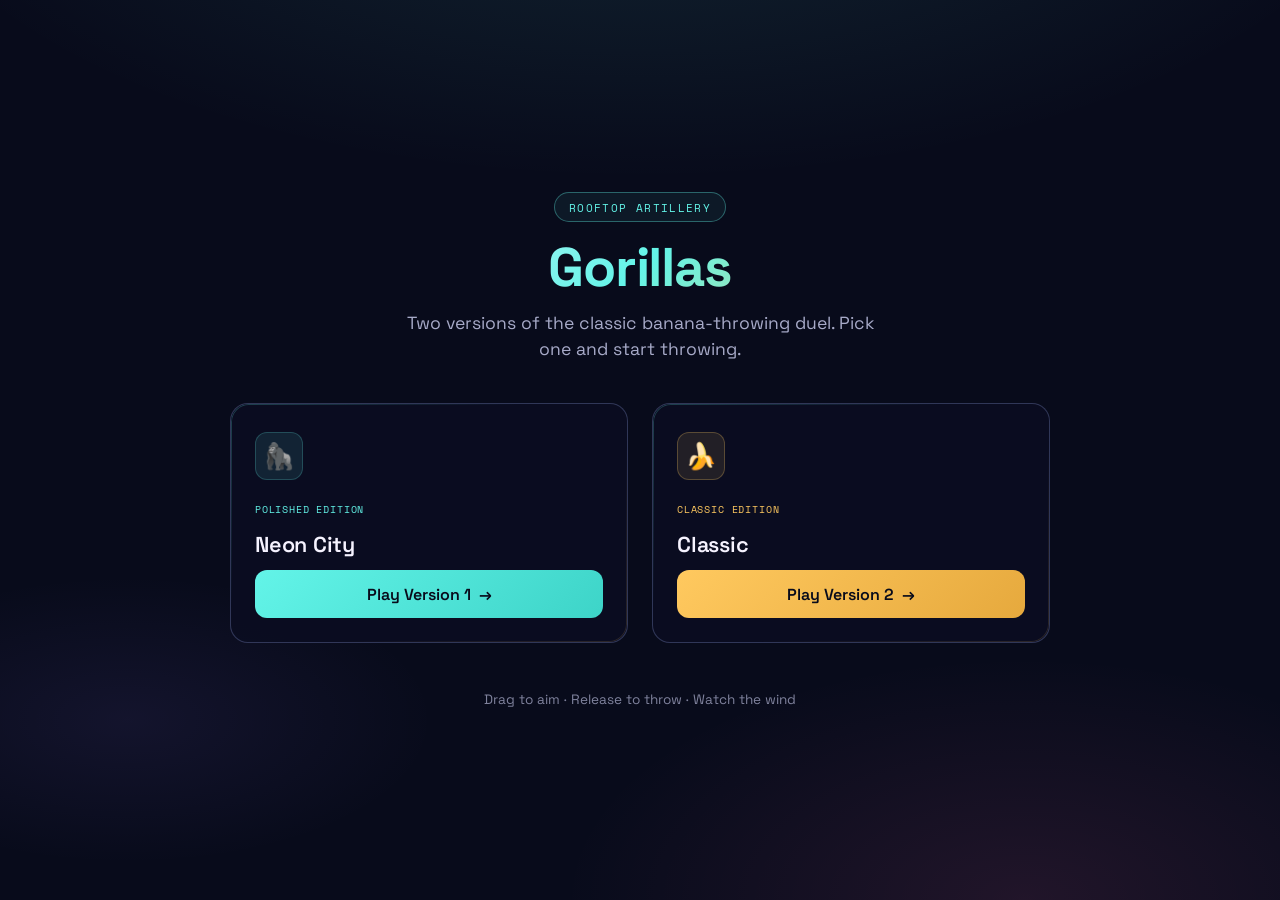
<file: index.html>
<!doctype html>
<html lang="en">
  <head>
    <meta charset="utf-8" />
    <meta
      name="viewport"
      content="width=device-width, initial-scale=1, viewport-fit=cover"
    />
    <meta
      name="description"
      content="Choose your Gorillas version — classic rooftop artillery duels."
    />
    <meta name="theme-color" content="#080b1b" />
    <title>Gorillas — Choose Your Version</title>
    <link rel="preconnect" href="https://fonts.googleapis.com" />
    <link rel="preconnect" href="https://fonts.gstatic.com" crossorigin />
    <link
      href="https://fonts.googleapis.com/css2?family=Space+Grotesk:wght@400;500;600;700&family=Space+Mono:wght@400;700&display=swap"
      rel="stylesheet"
    />
    <style>
      :root {
        color-scheme: dark;
        --bg: #080b1b;
        --ink: #f6f3ff;
        --muted: #a7aac8;
        --panel: rgba(11, 14, 34, 0.85);
        --panel-edge: rgba(162, 183, 255, 0.25);
        --cyan: #63f4e8;
        --gold: #ffc95f;
        --pink: #ff6ba9;
        --purple: #9b7bff;
      }

      * {
        box-sizing: border-box;
        margin: 0;
        padding: 0;
      }

      html,
      body {
        height: 100%;
        font-family: "Space Grotesk", system-ui, sans-serif;
        background: var(--bg);
        color: var(--ink);
        overflow-x: hidden;
      }

      body {
        min-height: 90vh;
        display: flex;
        flex-direction: column;
        align-items: center;
        justify-content: center;
        padding: 2rem 1.25rem;
        background:
          radial-gradient(
            ellipse 120% 80% at 50% -20%,
            rgba(99, 244, 232, 0.12),
            transparent 50%
          ),
          radial-gradient(
            ellipse 80% 60% at 80% 100%,
            rgba(255, 107, 169, 0.1),
            transparent 45%
          ),
          radial-gradient(
            ellipse 60% 40% at 10% 80%,
            rgba(155, 123, 255, 0.08),
            transparent 40%
          ),
          var(--bg);
      }

      .container {
        max-width: 820px;
        width: 100%;
        text-align: center;
      }

      header {
        margin-bottom: 2.5rem;
      }

      .badge {
        display: inline-block;
        font-family: "Space Mono", monospace;
        font-size: 0.7rem;
        letter-spacing: 0.12em;
        text-transform: uppercase;
        color: var(--cyan);
        border: 1px solid rgba(99, 244, 232, 0.35);
        border-radius: 999px;
        padding: 0.35rem 0.85rem;
        margin-bottom: 1rem;
        background: rgba(99, 244, 232, 0.06);
      }

      h1 {
        font-size: clamp(2.2rem, 6vw, 3.4rem);
        font-weight: 700;
        line-height: 1.1;
        letter-spacing: -0.02em;
        margin-bottom: 0.75rem;
        background: linear-gradient(
          135deg,
          var(--ink) 0%,
          var(--cyan) 50%,
          var(--gold) 100%
        );
        -webkit-background-clip: text;
        -webkit-text-fill-color: transparent;
        background-clip: text;
      }

      .subtitle {
        font-size: 1.1rem;
        color: var(--muted);
        max-width: 480px;
        margin: 0 auto;
        line-height: 1.5;
      }

      .cards {
        display: grid;
        grid-template-columns: repeat(auto-fit, minmax(280px, 1fr));
        gap: 1.5rem;
        margin-top: 2.5rem;
      }

      .card {
        position: relative;
        background: var(--panel);
        border: 1px solid var(--panel-edge);
        border-radius: 18px;
        padding: 1.75rem 1.5rem 1.5rem;
        text-align: left;
        transition:
          transform 0.2s ease,
          border-color 0.2s ease,
          box-shadow 0.2s ease;
        overflow: hidden;
      }

      .card::before {
        content: "";
        position: absolute;
        inset: 0;
        border-radius: 18px;
        padding: 1px;
        background: linear-gradient(
          145deg,
          rgba(99, 244, 232, 0.4),
          transparent 40%,
          transparent 60%,
          rgba(255, 201, 95, 0.25)
        );
        -webkit-mask:
          linear-gradient(#fff 0 0) content-box,
          linear-gradient(#fff 0 0);
        mask:
          linear-gradient(#fff 0 0) content-box,
          linear-gradient(#fff 0 0);
        -webkit-mask-composite: xor;
        mask-composite: exclude;
        pointer-events: none;
        opacity: 0.6;
      }

      .card:hover {
        transform: translateY(-4px);
        border-color: rgba(99, 244, 232, 0.45);
        box-shadow:
          0 12px 40px rgba(0, 0, 0, 0.35),
          0 0 30px rgba(99, 244, 232, 0.08);
      }

      .card-icon {
        width: 48px;
        height: 48px;
        border-radius: 12px;
        display: flex;
        align-items: center;
        justify-content: center;
        font-size: 1.6rem;
        margin-bottom: 1.1rem;
        background: rgba(99, 244, 232, 0.1);
        border: 1px solid rgba(99, 244, 232, 0.2);
      }

      .card.version2 .card-icon {
        background: rgba(255, 201, 95, 0.1);
        border-color: rgba(255, 201, 95, 0.25);
      }

      .card h2 {
        font-size: 1.35rem;
        font-weight: 600;
        margin-bottom: 0.75rem;
        letter-spacing: -0.01em;
      }

      .card .tag {
        display: inline-block;
        font-family: "Space Mono", monospace;
        font-size: 0.65rem;
        letter-spacing: 0.08em;
        text-transform: uppercase;
        color: var(--cyan);
        margin-bottom: 0.85rem;
      }

      .card.version2 .tag {
        color: var(--gold);
      }

      .card p {
        font-size: 0.95rem;
        color: var(--muted);
        line-height: 1.55;
        margin-bottom: 1.4rem;
      }

      .card ul {
        list-style: none;
        margin-bottom: 1.5rem;
      }

      .card li {
        font-size: 0.88rem;
        color: var(--muted);
        padding: 0.25rem 0;
        padding-left: 1.2rem;
        position: relative;
      }

      .card li::before {
        content: "▸";
        position: absolute;
        left: 0;
        color: var(--cyan);
        font-size: 0.75rem;
      }

      .card.version2 li::before {
        color: var(--gold);
      }

      .play-btn {
        display: inline-flex;
        align-items: center;
        gap: 0.5rem;
        width: 100%;
        justify-content: center;
        padding: 0.85rem 1.25rem;
        font-family: "Space Grotesk", system-ui, sans-serif;
        font-size: 1rem;
        font-weight: 600;
        color: var(--bg);
        background: linear-gradient(135deg, var(--cyan), #3dd4c8);
        border: none;
        border-radius: 12px;
        cursor: pointer;
        text-decoration: none;
        transition:
          transform 0.15s ease,
          box-shadow 0.15s ease,
          filter 0.15s ease;
      }

      .play-btn:hover {
        transform: scale(1.02);
        box-shadow: 0 6px 24px rgba(99, 244, 232, 0.35);
        filter: brightness(1.05);
      }

      .card.version2 .play-btn {
        background: linear-gradient(135deg, var(--gold), #e6a93d);
      }

      .card.version2 .play-btn:hover {
        box-shadow: 0 6px 24px rgba(255, 201, 95, 0.35);
      }

      footer {
        margin-top: 3rem;
        font-size: 0.85rem;
        color: var(--muted);
        opacity: 0.75;
      }

      footer a {
        color: var(--cyan);
        text-decoration: none;
      }

      @media (max-width: 600px) {
        body {
          padding: 1.5rem 1rem;
          justify-content: flex-start;
          padding-top: 2.5rem;
        }

        .cards {
          gap: 1.25rem;
        }
      }
    </style>
  </head>
  <body>
    <div class="container">
      <header>
        <div class="badge">Rooftop Artillery</div>
        <h1>Gorillas</h1>
        <p class="subtitle">
          Two versions of the classic banana-throwing duel. Pick one and start
          throwing.
        </p>
      </header>

      <div class="cards">
        <article class="card version1">
          <div class="card-icon">🦍</div>
          <span class="tag">Polished Edition</span>
          <h2>Neon City</h2>
          <a class="play-btn" href="version1/index.html">
            Play Version 1
            <span aria-hidden="true">→</span>
          </a>
        </article>

        <article class="card version2">
          <div class="card-icon">🍌</div>
          <span class="tag">Classic Edition</span>
          <h2>Classic</h2>
          <a class="play-btn" href="version2/index.html">
            Play Version 2
            <span aria-hidden="true">→</span>
          </a>
        </article>
      </div>

      <footer>Drag to aim · Release to throw · Watch the wind</footer>
    </div>
  </body>
</html>
</file>
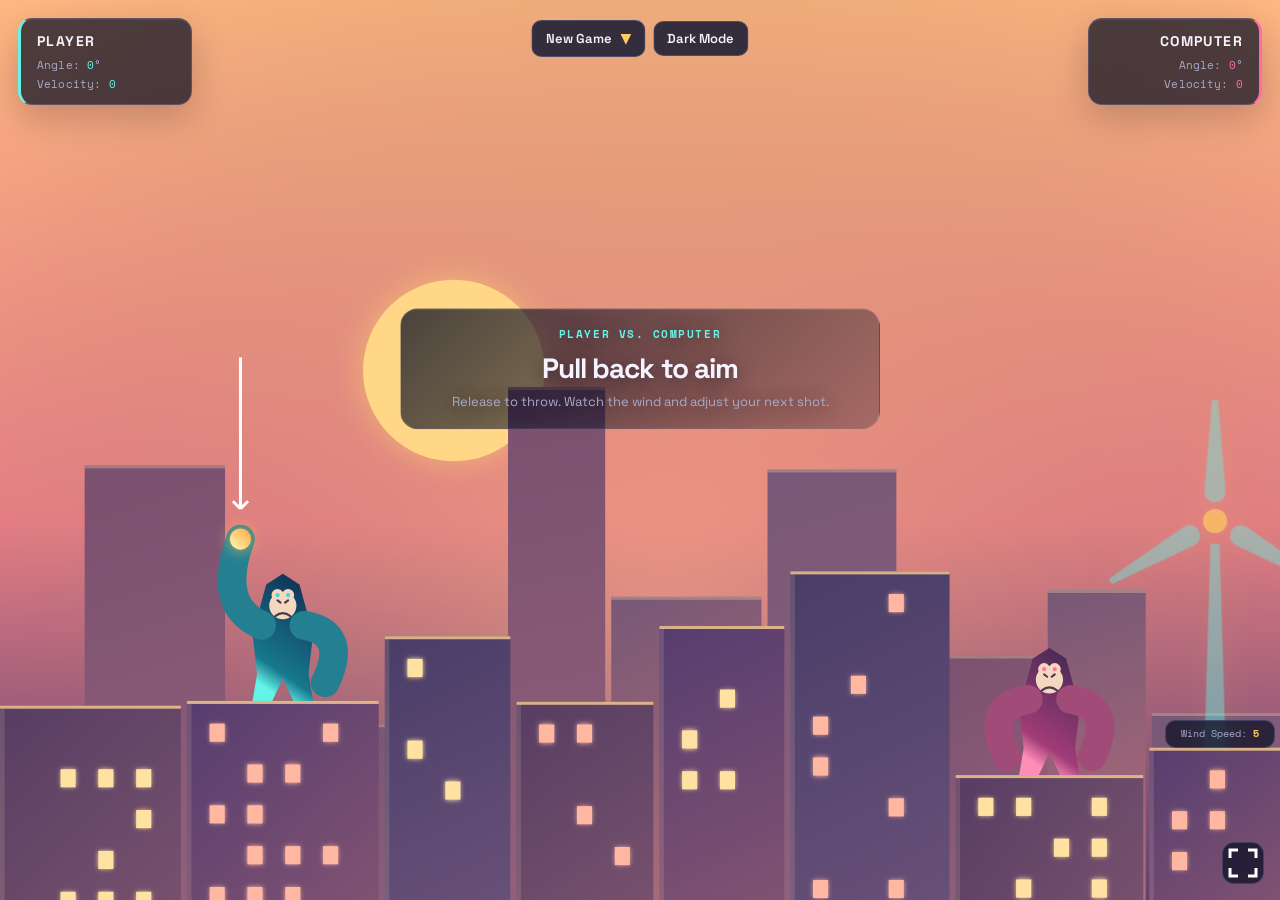
<file: version1/index.html>
<!doctype html>
<html lang="en">
  <head>
    <meta charset="utf-8" />
    <meta name="viewport" content="width=device-width, initial-scale=1, viewport-fit=cover" />
    <meta
      name="description"
      content="A neon rooftop artillery duel. Pull back, account for the wind, and out-throw your rival."
    />
    <meta name="theme-color" content="#080b1b" />
    <title>Gorillas — Rooftop Showdown</title>
    <link rel="stylesheet" href="index.css" />
    <script src="index.js" defer></script>
  </head>
  <body>
    <canvas id="game"></canvas>

    <svg width="200" height="250" id="windmill" aria-hidden="true">
      <defs>
        <path id="arm" d="M -7 -20 C -7 -10 7 -10 7 -20 L 2 -80 L -2 -80" />
      </defs>
      <g transform="translate(100, 100)">
        <g id="windmill-head">
          <circle r="8"></circle>
          <use href="#arm" />
          <use href="#arm" transform="rotate(+120)" />
          <use href="#arm" transform="rotate(-120)" />
        </g>
      </g>
      <path
        transform="translate(100, 0)"
        d="M -7 250 L 7 250 L 3 115 L -3 115"
      ></path>
    </svg>

    <div id="wind-info">Wind Speed: <span id="wind-speed">0</span></div>

    <div id="info-left">
      <h3><span class="name">Player</span></h3>
      <p>Angle: <span class="angle">0</span>°</p>
      <p>Velocity: <span class="velocity">0</span></p>
    </div>

    <div id="info-right">
      <h3><span class="name">Computer</span></h3>
      <p>Angle: <span class="angle">0</span>°</p>
      <p>Velocity: <span class="velocity">0</span></p>
    </div>

    <div id="instructions">
      <h3 id="game-mode">Player vs. Computer</h3>
      <h1>Pull back to aim</h1>
      <p>Release to throw. Watch the wind and adjust your next shot.</p>
    </div>

    <div id="bomb-grab-area"></div>

    <div id="congratulations">
      <h1><span id="winner">?</span> won!</h1>
      <div class="dropdown">
        <button class="dropbtn">New Game</button>
        <div class="dropdown-content">
          <a href="#" class="single-player">Single Player</a>
          <a href="#" class="two-players">Two Players</a>
          <a href="#" class="auto-play">Autoplay</a>
        </div>
      </div>
    </div>

    <div id="settings">
      <div class="dropdown">
        <button class="dropbtn">New Game</button>
        <div class="dropdown-content">
          <a href="#" class="single-player">Single Player</a>
          <a href="#" class="two-players">Two Players</a>
          <a href="#" class="auto-play">Autoplay</a>
        </div>
      </div>

      <button id="color-mode">Dark Mode</button>
    </div>

    <button id="fullscreen" onclick="toggleFullscreen()" aria-label="Toggle fullscreen" title="Toggle fullscreen">
      <svg width="30" height="30">
        <path
          id="enter-fullscreen"
          stroke="white"
          stroke-width="3"
          fill="none"
          d="
            M 10, 2 L 2,2 L 2, 10
            M 20, 2 L 28,2 L 28, 10
            M 28, 20 L 28,28 L 20, 28
            M 10, 28 L 2,28 L 2, 20"
        />
        <path
          id="exit-fullscreen"
          stroke="transparent"
          stroke-width="3"
          fill="none"
          d="
            M 10, 2 L 10,10 L 2, 10
            M 20, 2 L 20,10 L 28, 10
            M 28, 20 L 20,20 L 20, 28
            M 10, 28 L 10,20 L 2, 20"
        />
      </svg>
    </button>
  </body>
</html>
</file>
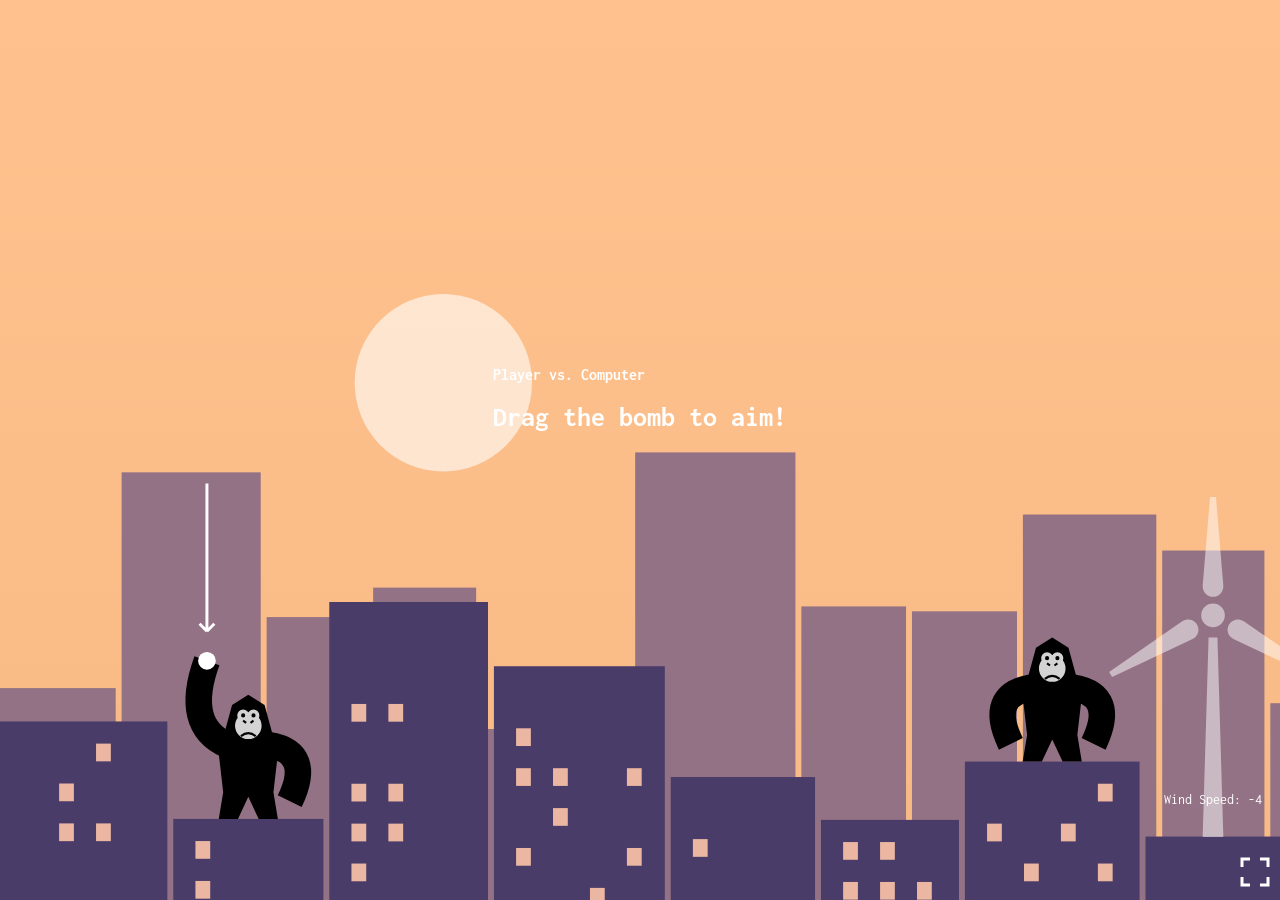
<file: version2/index.html>
<!doctype html>
<html lang="en">
  <head>
    <meta charset="utf-8" />
    <title>Gorillas</title>
    <link rel="stylesheet" href="index.css" />
    <script src="index.js" defer></script>
  </head>
  <body>
    <canvas id="game"></canvas>

    <svg width="200" height="250" id="windmill">
      <defs>
        <path id="arm" d="M -7 -20 C -7 -10 7 -10 7 -20 L 2 -80 L -2 -80" />
      </defs>
      <g transform="translate(100, 100)">
        <g id="windmill-head">
          <circle r="8"></circle>
          <use href="#arm" />
          <use href="#arm" transform="rotate(+120)" />
          <use href="#arm" transform="rotate(-120)" />
        </g>
      </g>
      <path
        transform="translate(100, 0)"
        d="M -7 250 L 7 250 L 3 115 L -3 115"
      ></path>
    </svg>

    <div id="wind-info">Wind Speed: <span id="wind-speed">0</span></div>

    <div id="info-left">
      <h3><span class="name">Player</span></h3>
      <p>Angle: <span class="angle">0</span>°</p>
      <p>Velocity: <span class="velocity">0</span></p>
    </div>

    <div id="info-right">
      <h3><span class="name">Computer</span></h3>
      <p>Angle: <span class="angle">0</span>°</p>
      <p>Velocity: <span class="velocity">0</span></p>
    </div>

    <div id="instructions">
      <h3 id="game-mode">Player vs. Computer</h3>
      <h1>Drag the bomb to aim!</h1>
    </div>

    <div id="bomb-grab-area"></div>

    <div id="congratulations">
      <h1><span id="winner">?</span> won!</h1>
      <div class="dropdown">
        <button class="dropbtn">New Game</button>
        <div class="dropdown-content">
          <a href="#" class="single-player">Single Player</a>
          <a href="#" class="two-players">Two-Player</a>
          <a href="#" class="auto-play">Autoplay</a>
        </div>
      </div>
    </div>

    <div id="settings">
      <div class="dropdown">
        <button class="dropbtn">New Game</button>
        <div class="dropdown-content">
          <a href="#" class="single-player">Single Player</a>
          <a href="#" class="two-players">Two-Players</a>
          <a href="#" class="auto-play">Autoplay</a>
        </div>
      </div>

      <button id="color-mode">Dark Mode</button>
    </div>

    <button id="fullscreen" onclick="toggleFullscreen()">
      <svg width="30" height="30">
        <path
          id="enter-fullscreen"
          stroke="white"
          stroke-width="3"
          fill="none"
          d="
            M 10, 2 L 2,2 L 2, 10
            M 20, 2 L 28,2 L 28, 10
            M 28, 20 L 28,28 L 20, 28
            M 10, 28 L 2,28 L 2, 20"
        />
        <path
          id="exit-fullscreen"
          stroke="transparent"
          stroke-width="3"
          fill="none"
          d="
            M 10, 2 L 10,10 L 2, 10
            M 20, 2 L 20,10 L 28, 10
            M 28, 20 L 20,20 L 20, 28
            M 10, 28 L 10,20 L 2, 20"
        />
      </svg>
    </button>
  </body>
</html>
</file>
<file: version1/index.css>
@import url("https://fonts.googleapis.com/css2?family=Space+Grotesk:wght@400;500;600;700&family=Space+Mono:wght@400;700&display=swap");

:root {
  color-scheme: dark;
  font-family: "Space Grotesk", system-ui, sans-serif;
  font-synthesis: none;
  text-rendering: optimizeLegibility;
  --ink: #f6f3ff;
  --muted: #a7aac8;
  --panel: rgba(11, 14, 34, 0.72);
  --panel-edge: rgba(162, 183, 255, 0.22);
  --cyan: #63f4e8;
  --gold: #ffc95f;
  --pink: #ff6ba9;
}

* {
  box-sizing: border-box;
}

html,
body {
  width: 100%;
  height: 100%;
  min-width: 320px;
  min-height: 320px;
  margin: 0;
  overflow: hidden;
}

body {
  color: var(--ink);
  background: #080b1b;
  user-select: none;
  -webkit-user-select: none;
}

#game {
  position: fixed;
  inset: 0;
  z-index: 0;
  display: block;
  width: 100%;
  height: 100%;
}

button {
  border: 1px solid var(--panel-edge);
  border-radius: 10px;
  padding: 9px 13px;
  color: var(--ink);
  background: rgba(17, 22, 49, 0.84);
  font:
    600 13px/1.2 "Space Grotesk",
    system-ui,
    sans-serif;
  cursor: pointer;
  transition:
    color 160ms ease,
    border-color 160ms ease,
    background 160ms ease,
    transform 160ms ease;
}

button:hover,
button:focus-visible {
  border-color: var(--cyan);
  color: var(--cyan);
  background: rgba(25, 39, 69, 0.96);
}

button:active {
  transform: translateY(1px);
}

button:focus-visible,
a:focus-visible {
  outline: 2px solid var(--gold);
  outline-offset: 3px;
}

#info-left,
#info-right {
  position: fixed;
  z-index: 2;
  top: 18px;
  min-width: 174px;
  padding: 13px 16px 12px;
  border: 1px solid var(--panel-edge);
  border-radius: 14px;
  background: var(--panel);
  box-shadow:
    0 12px 36px rgba(1, 4, 17, 0.2),
    inset 0 1px rgba(255, 255, 255, 0.06);
  backdrop-filter: blur(14px);
  opacity: 1;
  transition: border-color 180ms ease;
}

#info-left {
  left: 18px;
  border-left: 3px solid var(--cyan);
}

#info-right {
  right: 18px;
  border-right: 3px solid var(--pink);
  text-align: right;
}

#info-left h3,
#info-right h3 {
  margin: 0 0 8px;
  color: var(--ink);
  font-size: 14px;
  font-weight: 700;
  letter-spacing: 0.1em;
  text-transform: uppercase;
}

#info-left p,
#info-right p {
  margin: 4px 0 0;
  color: var(--muted);
  font:
    11px/1.35 "Space Mono",
    monospace;
  letter-spacing: 0.015em;
}

#info-left .angle,
#info-left .velocity {
  color: var(--cyan);
}

#info-right .angle,
#info-right .velocity {
  color: var(--pink);
}

#settings {
  position: fixed;
  z-index: 5;
  top: 20px;
  right: 50%;
  display: flex;
  align-items: center;
  gap: 8px;
  transform: translateX(50%);
  opacity: 1;
}

#color-mode {
  white-space: nowrap;
}

.dropdown {
  position: relative;
  display: inline-block;
}

.dropbtn::after {
  margin-left: 9px;
  color: var(--gold);
  content: "▼";
  font-size: 14px;
}

.dropdown-content {
  position: absolute;
  top: calc(100% + 7px);
  left: 0;
  display: none;
  min-width: 162px;
  overflow: hidden;
  border: 1px solid var(--panel-edge);
  border-radius: 12px;
  background: rgba(9, 12, 29, 0.96);
  box-shadow: 0 14px 35px rgba(1, 4, 17, 0.4);
  backdrop-filter: blur(14px);
}

.dropdown-content a {
  display: block;
  padding: 11px 14px;
  color: var(--ink);
  font-size: 13px;
  text-decoration: none;
  white-space: nowrap;
}

.dropdown-content a:hover {
  color: var(--cyan);
  background: rgba(99, 244, 232, 0.1);
}

.dropdown:hover .dropdown-content,
.dropdown:focus-within .dropdown-content {
  display: block;
}

#instructions {
  position: fixed;
  z-index: 1;
  top: 41%;
  left: 50%;
  width: min(480px, calc(100vw - 36px));
  min-height: 0;
  padding: 18px 24px;
  transform: translate(-50%, -50%);
  border: 1px solid rgba(255, 255, 255, 0.12);
  border-radius: 18px;
  background: linear-gradient(
    135deg,
    rgba(11, 14, 34, 0.74),
    rgba(11, 14, 34, 0.28)
  );
  box-shadow: inset 0 1px rgba(255, 255, 255, 0.06);
  text-align: center;
  text-shadow: 0 3px 18px rgba(4, 6, 20, 0.6);
  pointer-events: none;
  transition:
    visibility 0s,
    opacity 220ms ease;
}

#game-mode {
  margin: 0 0 8px;
  color: var(--cyan);
  font:
    700 11px/1.4 "Space Mono",
    monospace;
  letter-spacing: 0.14em;
  text-transform: uppercase;
}

#instructions h1 {
  margin: 0;
  color: var(--ink);
  font-size: clamp(19px, 3vw, 28px);
  font-weight: 700;
  letter-spacing: -0.035em;
}

#instructions p {
  margin: 7px 0 0;
  color: var(--muted);
  font-size: 13px;
}

#congratulations {
  position: fixed;
  z-index: 10;
  top: 50%;
  left: 50%;
  width: min(390px, calc(100vw - 34px));
  padding: 34px 28px 28px;
  transform: translate(-50%, -50%);
  border: 1px solid rgba(255, 201, 95, 0.4);
  border-radius: 22px;
  color: var(--ink);
  background: rgba(9, 12, 29, 0.92);
  box-shadow:
    0 24px 90px rgba(1, 4, 17, 0.62),
    0 0 54px rgba(255, 201, 95, 0.13);
  backdrop-filter: blur(18px);
  text-align: center;
  opacity: 0;
  visibility: hidden;
  transition:
    visibility 0s linear 220ms,
    opacity 220ms ease;
}

#congratulations h1 {
  margin: 0 0 22px;
  color: var(--gold);
  font-size: clamp(25px, 6vw, 36px);
  letter-spacing: -0.04em;
}

#congratulations .dropdown-content {
  right: 0;
  left: auto;
  text-align: left;
}

#congratulations button {
  border-color: rgba(255, 201, 95, 0.38);
}

#bomb-grab-area {
  position: fixed;
  z-index: 4;
  width: 30px;
  height: 30px;
  border-radius: 50%;
  background: transparent;
  cursor: grab;
  touch-action: none;
}

body:has(#bomb-grab-area:active) {
  cursor: grabbing;
}

#windmill {
  position: fixed;
  z-index: 1;
  right: 0;
  overflow: visible;
  fill: rgba(255, 201, 95, 0.72);
  filter: drop-shadow(0 0 10px rgba(255, 201, 95, 0.28));
  transform-origin: bottom;
  pointer-events: none;
}

#windmill path {
  fill: rgba(99, 244, 232, 0.42);
}

#windmill-head {
  animation-name: rotate;
  animation-duration: 4s;
  animation-iteration-count: infinite;
  animation-timing-function: linear;
}

@keyframes rotate {
  from {
    transform: rotate(0deg);
  }
  to {
    transform: rotate(360deg);
  }
}

#wind-info {
  position: fixed;
  z-index: 2;
  width: 110px;
  padding: 7px 9px;
  border: 1px solid var(--panel-edge);
  border-radius: 10px;
  color: var(--muted);
  background: var(--panel);
  font:
    10px/1.2 "Space Mono",
    monospace;
  text-align: center;
  backdrop-filter: blur(10px);
  pointer-events: none;
}

#wind-speed {
  color: var(--gold);
  font-weight: 700;
}

#fullscreen {
  position: fixed;
  z-index: 6;
  right: 16px;
  bottom: 16px;
  display: grid;
  width: 42px;
  height: 42px;
  padding: 5px;
  place-items: center;
  border-color: var(--panel-edge);
  border-radius: 12px;
  background: var(--panel);
  backdrop-filter: blur(12px);
}

#fullscreen svg {
  display: block;
}

@media (max-width: 700px) {
  #info-left,
  #info-right {
    top: 12px;
    min-width: 0;
    padding: 9px 10px;
  }

  #info-left {
    left: 10px;
  }
  #info-right {
    right: 10px;
  }

  #info-left h3,
  #info-right h3 {
    margin-bottom: 5px;
    font-size: 11px;
  }

  #info-left p,
  #info-right p {
    font-size: 9px;
  }

  #settings {
    top: auto;
    right: 50%;
    bottom: 14px;
    gap: 6px;
  }

  button {
    padding: 9px 10px;
    font-size: 11px;
  }

  #fullscreen {
    right: 10px;
    bottom: 12px;
    width: 38px;
    height: 38px;
  }

  #instructions {
    top: 31%;
    padding: 13px 15px;
  }

  #instructions p {
    font-size: 11px;
  }

  #windmill {
    width: 140px;
    height: 175px;
  }

  #wind-info {
    width: 96px;
    font-size: 9px;
  }
}

@media (max-height: 460px) {
  #instructions {
    top: 47%;
    padding: 10px 14px;
  }

  #instructions p {
    display: none;
  }
  #windmill {
    opacity: 0.55;
  }
}

@media (prefers-reduced-motion: reduce) {
  *,
  *::before,
  *::after {
    scroll-behavior: auto !important;
    animation-duration: 0.01ms !important;
    animation-iteration-count: 1 !important;
    transition-duration: 0.01ms !important;
  }
}
</file>
<file: version2/index.css>
@import url("https://fonts.googleapis.com/css2?family=Inconsolata:wght@400;700&display=swap");

body {
  margin: 0;
  padding: 0;
  font-family: "Inconsolata", monospace;
  font-size: 14px;
  color: white;
  user-select: none;
  -webkit-user-select: none;

  display: flex;
  justify-content: center;
  align-items: center;
  height: 100%;
  overflow: hidden;
}

button {
  cursor: pointer;
  border: none;
  color: white;
  background: transparent;
  font-family: "Inconsolata", monospace;
  padding: 10px;
  font-size: 1em;
}

button:hover {
  background-color: rgba(255, 255, 255, 0.1);
}

#info-left,
#info-right {
  position: absolute;
  top: 20px;
}

#info-left {
  left: 25px;
}

#info-right {
  right: 25px;
  text-align: right;
}

#bomb-grab-area {
  position: absolute;
  width: 30px;
  height: 30px;
  border-radius: 50%;
  background-color: transparent;
  cursor: grab;
}

#instructions,
#congratulations {
  position: absolute;
  transition:
    visibility 0s,
    opacity 0.5s linear;
}

@media (min-height: 535px) {
  #instructions {
    min-height: 200px;
  }
}

#congratulations {
  background-color: rgba(255, 255, 255, 0.9);
  color: black;
  padding: 50px 80px;
  opacity: 0;
  visibility: hidden;
  max-width: 300px;
  backdrop-filter: blur(5px);
}

#congratulations p a {
  color: inherit;
}

#congratulations button {
  border: 1px solid rgba(0, 0, 0, 0.9);
  color: inherit;
}

#settings {
  position: absolute;
  top: calc(20px + 16.385px - 10px);
  display: flex;
  align-items: center;
  gap: 10px;
  right: 11em;
}

#settings,
#info-left,
#info-right {
  opacity: 0;
  transition: opacity 3s;
}

@media (max-width: 450px) {
  #settings,
  #info-left,
  #info-right {
    opacity: 0;
  }
  #instructions {
    visibility: hidden;
  }
}

/* Basic CSS for the dropdown */
.dropdown {
  position: relative;
  display: inline-block;
}

.dropbtn:after {
  content: "▼";
  margin-left: 7px;
  font-size: 0.8em;
  vertical-align: text-top;
}

.dropdown-content {
  display: none;
  position: absolute;
  background-color: #f9f9f9;
  min-width: 120px;
  box-shadow: 0px 8px 16px 0px rgba(0, 0, 0, 0.2);
}

.dropdown-content a {
  color: black;
  padding: 12px 16px;
  text-decoration: none;
  display: block;
  white-space: nowrap;
  font-size: 0.9em;
}

.dropdown-content a:hover {
  background-color: #f1f1f1;
}

/* Show dropdown content when hovering over the button */
.dropdown:hover .dropdown-content {
  display: block;
}

#windmill {
  position: absolute;
  right: 0;
  fill: rgba(255, 255, 255, 0.5);
  transform-origin: bottom;
}

#windmill-head {
  animation-name: rotate;
  animation-duration: 4s;
  animation-iteration-count: infinite;
  animation-timing-function: linear;
}

@keyframes rotate {
  from {
    transform: rotate(0deg);
  }
  to {
    transform: rotate(360deg);
  }
}

#wind-info {
  position: absolute;
  width: 100px;
  text-align: center;
  margin-bottom: 30px;
}

#fullscreen {
  all: unset;
  cursor: pointer;
  position: absolute;
  right: 10px;
  bottom: 10px;
}
</file>
